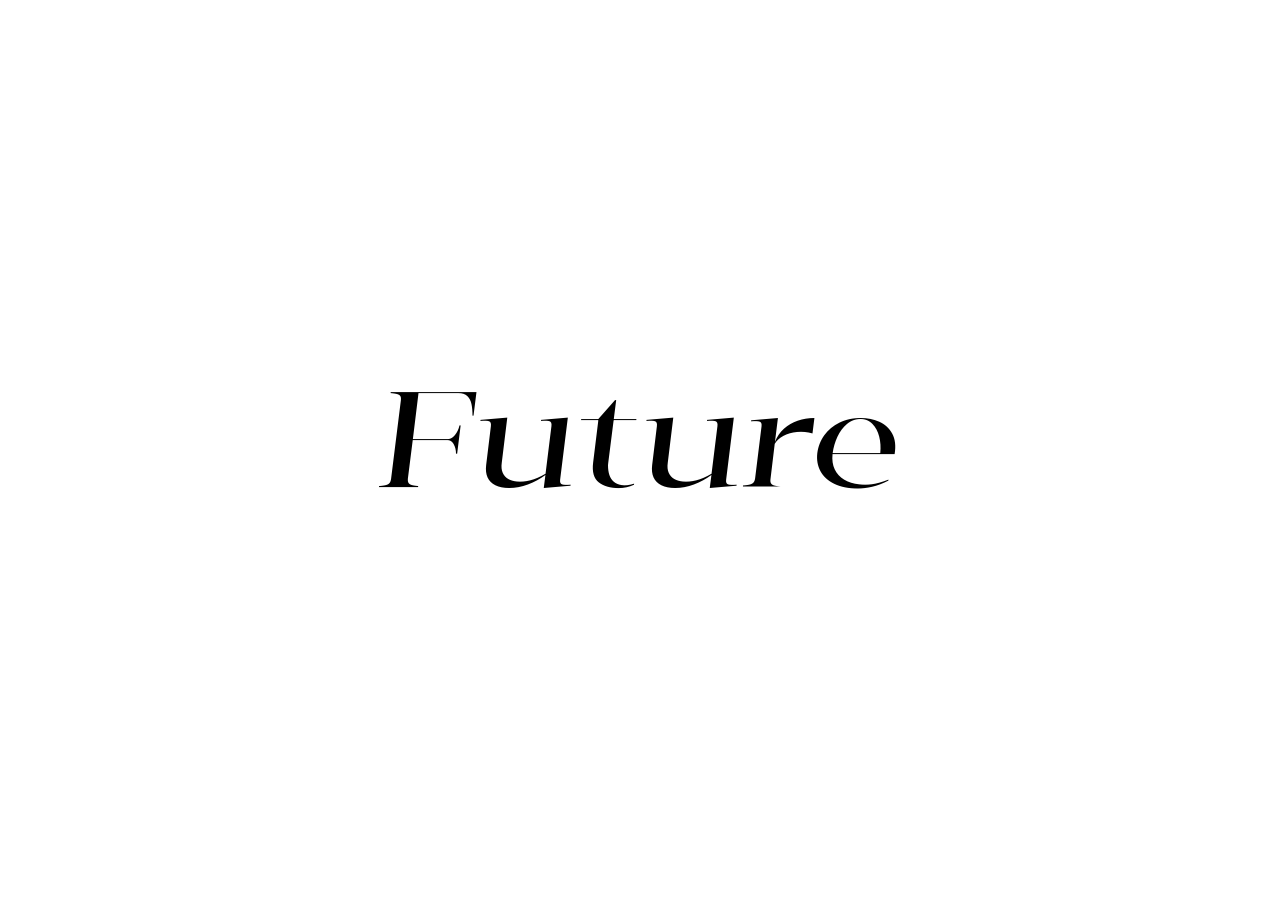
<file: index.html>
<!DOCTYPE html>
<html>
<head>
    <title>Future</title>
    <style>
        @font-face {
            font-family: 'AlimamaAgile';
            src: url('fonts/alimama-agile.woff2') format('woff2'),
                 url('fonts/alimama-agile.woff') format('woff');
            font-display: swap;
        }
        
        body {
            margin: 0;
            height: 100vh;
            display: grid;
            place-items: center;
            background: white;
            color: black;
            font-family: 'AlimamaAgile', sans-serif;
            font-size: 10vw;
            font-weight: 400;
            font-variation-settings:
                "wght" 480,  /* 字重 */
                "wdth" 120,  /* 字宽 */
                "slnt" 7,    /* 倾斜 */
                "SRIF" 1;    /* 衬线 */
            transition: all 0.3s;
        }
        
        @media (prefers-color-scheme: dark) {
            body {
                background: black;
                color: white;
            }
        }
    </style>
</head>
<body>
    Future
</body>
</html>
</file>
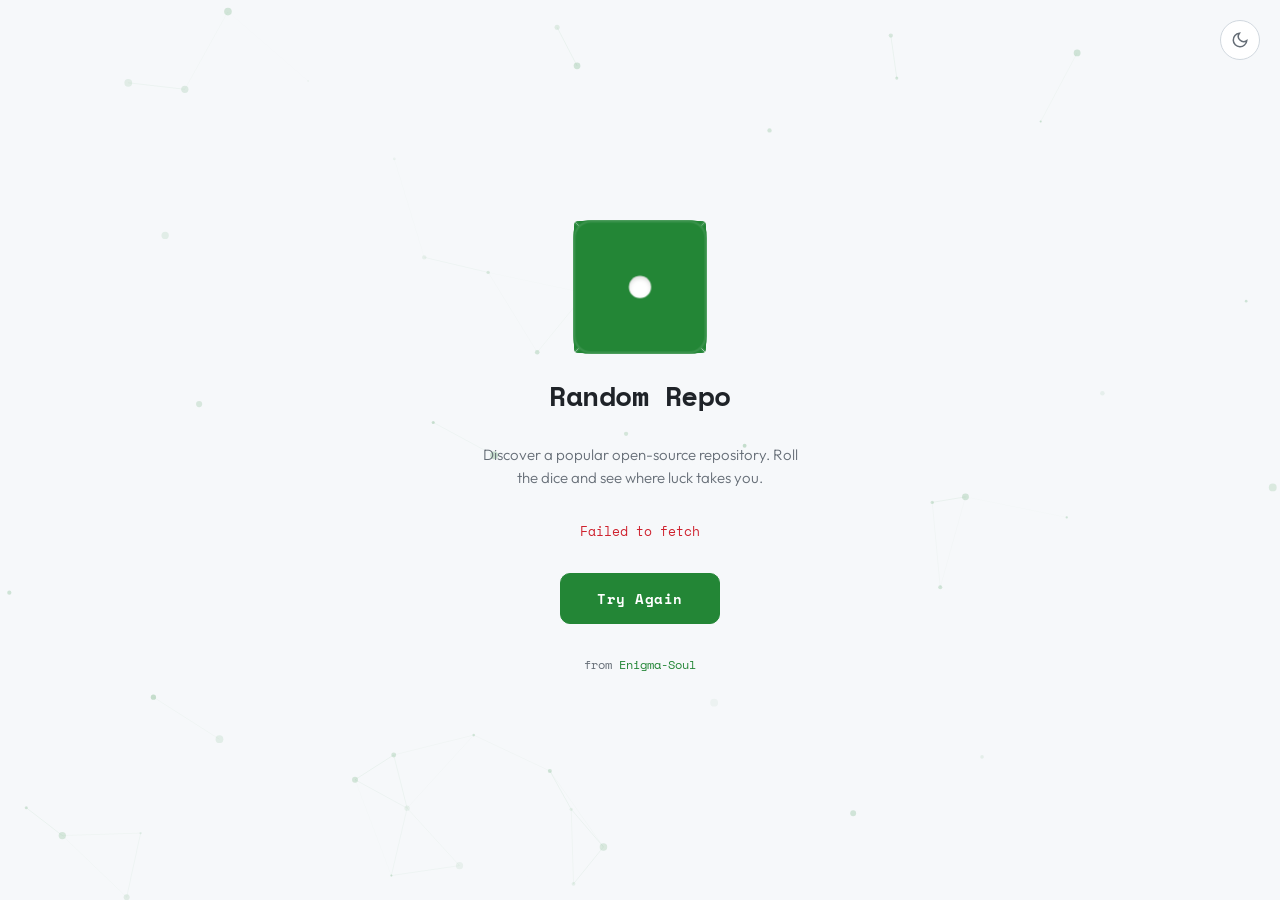
<file: random-repo/index.html>
<!DOCTYPE html>
<html lang="en" data-theme="dark">
<head>
    <meta charset="UTF-8">
    <meta name="viewport" content="width=device-width, initial-scale=1.0">
    <title>Random GitHub Repo</title>
    <link rel="preconnect" href="https://fonts.googleapis.com">
    <link href="https://fonts.googleapis.com/css2?family=Space+Mono:wght@400;700&family=Outfit:wght@300;500;700&display=swap" rel="stylesheet">
    <link rel="stylesheet" href="style.css">
</head>
<body>
    <canvas id="particles"></canvas>

    <button class="theme-toggle" id="themeToggle" aria-label="Toggle theme">
        <svg class="icon-sun" viewBox="0 0 24 24" fill="none" stroke="currentColor" stroke-width="2" stroke-linecap="round">
            <circle cx="12" cy="12" r="5"/>
            <line x1="12" y1="1" x2="12" y2="3"/>
            <line x1="12" y1="21" x2="12" y2="23"/>
            <line x1="4.22" y1="4.22" x2="5.64" y2="5.64"/>
            <line x1="18.36" y1="18.36" x2="19.78" y2="19.78"/>
            <line x1="1" y1="12" x2="3" y2="12"/>
            <line x1="21" y1="12" x2="23" y2="12"/>
            <line x1="4.22" y1="19.78" x2="5.64" y2="18.36"/>
            <line x1="18.36" y1="5.64" x2="19.78" y2="4.22"/>
        </svg>
        <svg class="icon-moon" viewBox="0 0 24 24" fill="none" stroke="currentColor" stroke-width="2" stroke-linecap="round">
            <path d="M21 12.79A9 9 0 1 1 11.21 3 7 7 0 0 0 21 12.79z"/>
        </svg>
    </button>

    <div class="container">
        <div class="dice-wrap">
            <div class="dice" id="dice">
                <!-- Face 5: front -->
                <div class="dice-face f-front face-5">
                    <span class="dot"></span><span class="dot"></span>
                    <span class="dot"></span>
                    <span class="dot"></span><span class="dot"></span>
                </div>
                <!-- Face 6: back -->
                <div class="dice-face f-back face-6">
                    <span class="dot"></span><span class="dot"></span>
                    <span class="dot"></span><span class="dot"></span>
                    <span class="dot"></span><span class="dot"></span>
                </div>
                <!-- Face 1: right -->
                <div class="dice-face f-right face-1">
                    <span class="dot"></span>
                </div>
                <!-- Face 2: left -->
                <div class="dice-face f-left face-2">
                    <span class="dot"></span><span class="dot"></span>
                </div>
                <!-- Face 3: top -->
                <div class="dice-face f-top face-3">
                    <span class="dot"></span><span class="dot"></span><span class="dot"></span>
                </div>
                <!-- Face 4: bottom -->
                <div class="dice-face f-bottom face-4">
                    <span class="dot"></span><span class="dot"></span>
                    <span class="dot"></span><span class="dot"></span>
                </div>
            </div>
        </div>

        <h1 class="title">Random Repo</h1>
        <p class="subtitle">Discover a popular open-source repository. Roll the dice and see where luck takes you.</p>

        <div class="status" id="status">
            <span class="spinner"></span>
            <span class="status-text">Discovering...</span>
        </div>

        <button class="btn" id="redirectBtn">Roll the Dice</button>

        <div class="hint">from <a href="https://github.com/Enigma-Soul">Enigma-Soul</a></div>
    </div>

    <script src="script.js"></script>
</body>
</html>
</file>
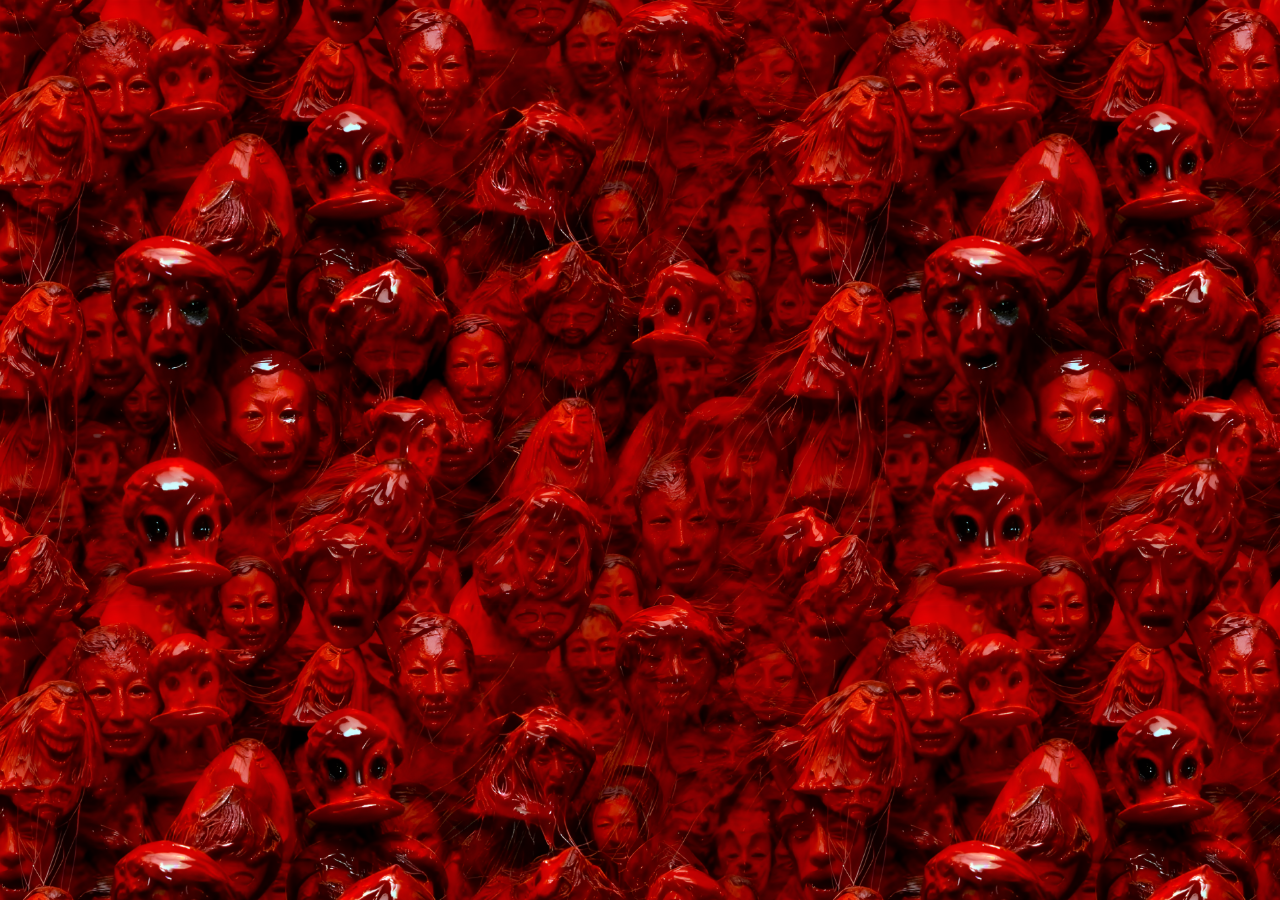
<file: play/otto_screem/index.html>
<!DOCTYPE html>
<html lang="zh-cn">
<head>
<meta charset="UTF-8">
<meta name="viewport" content="width=device-width, initial-scale=1.0, maximum-scale=1.0, user-scalable=no, viewport-fit=cover">
<link rel="icon" type="image/svg+xml" href="data:image/svg+xml,%3Csvg xmlns='http://www.w3.org/2000/svg' viewBox='0 0 100 100'%3E%3Ctext x='50' y='54' text-anchor='middle' dominant-baseline='central' font-size='80'%3E%E2%99%BF%3C/text%3E%3C/svg%3E">
<title>棍之地狱</title>
<style>
  * { margin: 0; padding: 0; box-sizing: border-box; }
  html, body {
    width: 100%;
    height: 100%;
    overflow: hidden;
    background: #0e0e0e;
    overscroll-behavior: none;
  }
  /* 承载四方连续背景的视口,background-size / position 由 JS 控制 */
  #scene {
    position: fixed;
    inset: 0;
    background-image: url('otto.png');
    background-repeat: repeat;
    touch-action: none;   /* 完全由 JS 接管手势,禁用系统滚动/缩放 */
    cursor: grab;
  }
  #scene.dragging { cursor: grabbing; }

  /* 左下角控制条 */
  .hud {
    position: fixed;
    left: 14px;
    bottom: 14px;
    z-index: 10;
    display: flex;
    gap: 8px;
    align-items: center;
    padding: 8px;
    border-radius: 12px;
    background: rgba(20, 20, 20, 0.6);
    border: 1px solid rgba(255, 255, 255, 0.12);
    backdrop-filter: blur(8px);
    -webkit-backdrop-filter: blur(8px);
    font-family: system-ui, -apple-system, "Segoe UI", sans-serif;
    color: #eee;
    user-select: none;
    -webkit-user-select: none;
  }
  .hud button {
    min-width: 38px;
    height: 38px;
    padding: 0 10px;
    border: 1px solid rgba(255, 255, 255, 0.18);
    border-radius: 10px;
    background: rgba(255, 255, 255, 0.08);
    color: #eee;
    font-size: 18px;
    cursor: pointer;
    transition: background .15s;
  }
  .hud button:active { background: rgba(255, 255, 255, 0.2); }
  .hud .zoom-label {
    min-width: 56px;
    text-align: center;
    font-size: 13px;
    font-variant-numeric: tabular-nums;
    opacity: .85;
  }
</style>
</head>
<body>
<div id="scene"></div>

<!-- 左下角缩放控制组件(暂时隐藏)
<div class="hud">
  <button id="zoomOut" aria-label="缩小">−</button>
  <span class="zoom-label" id="zoomLabel">300%</span>
  <button id="zoomIn" aria-label="放大">+</button>
  <button id="reset" aria-label="重置">🔄</button>
</div>
-->

<script>
(() => {
  const scene = document.getElementById('scene');
  const zoomLabel = document.getElementById('zoomLabel');

  const MIN_SCALE = 2;     // 最小 200%
  const MAX_SCALE = 6;     // 最大 600%
  const DEFAULT_SCALE = 3; // 默认 300%

  // 视图状态:scale 为缩放倍数,offX/offY 为背景偏移(px)
  const view = {
    scale: DEFAULT_SCALE,
    offX: 0,
    offY: 0,
    baseUnit: 0, // scale=1 时单个图案的宽度
    ratio: 1,    // 图案高/宽
  };

  // 预加载图片以获取原始宽高,据此设置初始平铺尺寸
  const probe = new Image();
  probe.onload = () => {
    view.ratio = probe.naturalWidth ? probe.naturalHeight / probe.naturalWidth : 1;
    setBaseUnit();
    render();
  };
  probe.onerror = () => { if (zoomLabel) zoomLabel.textContent = '图片缺失'; };
  probe.src = 'otto.png';

  const mod = (n, m) => ((n % m) + m) % m;
  const clamp = (v, lo, hi) => Math.min(hi, Math.max(lo, v));
  const dist = (a, b) => Math.hypot(a.clientX - b.clientX, a.clientY - b.clientY);
  const mid = (a, b) => ({ x: (a.clientX + b.clientX) / 2, y: (a.clientY + b.clientY) / 2 });

  // 基础单元取视口短边的 30%,使初始图案大小与屏幕适配
  const setBaseUnit = () => { view.baseUnit = Math.min(innerWidth, innerHeight) * 0.3; };

  // 把状态写入 DOM,并对 offset 取模以避免数值无限增长(平铺下取模不改变视觉效果)
  function render() {
    const tileW = view.baseUnit * view.scale;
    const tileH = tileW * view.ratio;
    view.offX = mod(view.offX, tileW);
    view.offY = mod(view.offY, tileH);
    scene.style.backgroundSize = `${tileW}px ${tileH}px`;
    scene.style.backgroundPosition = `${view.offX}px ${view.offY}px`;
    if (zoomLabel) zoomLabel.textContent = Math.round(view.scale * 100) + '%';
  }

  // 以屏幕坐标 (cx,cy) 为锚点缩放,保持该处图案纹理不动
  function zoomAt(cx, cy, factor) {
    const next = clamp(view.scale * factor, MIN_SCALE, MAX_SCALE);
    const real = next / view.scale;
    if (real === 1) return;
    view.offX = cx - real * (cx - view.offX);
    view.offY = cy - real * (cy - view.offY);
    view.scale = next;
    render();
  }

  function reset() {
    view.scale = DEFAULT_SCALE;
    view.offX = 0;
    view.offY = 0;
    render();
  }

  // ===== 鼠标:拖动平移 + 滚轮缩放 =====
  let mouseDown = false, lastX = 0, lastY = 0;
  scene.addEventListener('mousedown', e => {
    mouseDown = true; lastX = e.clientX; lastY = e.clientY;
    scene.classList.add('dragging');
  });
  window.addEventListener('mousemove', e => {
    if (!mouseDown) return;
    view.offX += e.clientX - lastX;
    view.offY += e.clientY - lastY;
    lastX = e.clientX; lastY = e.clientY;
    render();
  });
  window.addEventListener('mouseup', () => {
    mouseDown = false;
    scene.classList.remove('dragging');
  });
  scene.addEventListener('wheel', e => {
    e.preventDefault();
    zoomAt(e.clientX, e.clientY, Math.exp(-e.deltaY * 0.0015)); // 指数缩放更平滑
  }, { passive: false });
  scene.addEventListener('dblclick', reset);

  // ===== 触摸:单指拖动 + 双指捏合缩放/拖动 =====
  let tState = null;
  scene.addEventListener('touchstart', e => {
    if (e.touches.length === 1) {
      tState = { mode: 'pan', x: e.touches[0].clientX, y: e.touches[0].clientY };
    } else if (e.touches.length === 2) {
      const [a, b] = e.touches;
      tState = { mode: 'pinch', lastDist: dist(a, b), lastMid: mid(a, b) };
    }
  }, { passive: true });

  scene.addEventListener('touchmove', e => {
    e.preventDefault();
    if (!tState) return;
    if (tState.mode === 'pan' && e.touches.length === 1) {
      const t = e.touches[0];
      view.offX += t.clientX - tState.x;
      view.offY += t.clientY - tState.y;
      tState.x = t.clientX; tState.y = t.clientY;
      render();
    } else if (tState.mode === 'pinch' && e.touches.length === 2) {
      const [a, b] = e.touches;
      const d = dist(a, b);
      const m = mid(a, b);
      if (tState.lastDist) {
        zoomAt(tState.lastMid.x, tState.lastMid.y, d / tState.lastDist);
        view.offX += m.x - tState.lastMid.x; // 双指平移:跟随中点
        view.offY += m.y - tState.lastMid.y;
        render();
      }
      tState.lastDist = d;
      tState.lastMid = m;
    }
  }, { passive: false });

  scene.addEventListener('touchend', e => {
    if (e.touches.length === 0) tState = null;
    else if (e.touches.length === 1) {
      // 双指变单指,切换为平移并重置参考点,避免跳变
      tState = { mode: 'pan', x: e.touches[0].clientX, y: e.touches[0].clientY };
    }
  });

  // ===== 控制按钮(组件隐藏时元素为 null,判空避免报错)=====
  const on = (id, fn) => {
    const el = document.getElementById(id);
    if (el) el.onclick = fn;
  };
  on('zoomIn', () => zoomAt(innerWidth / 2, innerHeight / 2, 1.2));
  on('zoomOut', () => zoomAt(innerWidth / 2, innerHeight / 2, 1 / 1.2));
  on('reset', reset);

  // 窗口尺寸变化时重算基础单元,保持图案初始占比
  window.addEventListener('resize', () => {
    setBaseUnit();
    render();
  });
})();
</script>
</body>
</html>
</file>
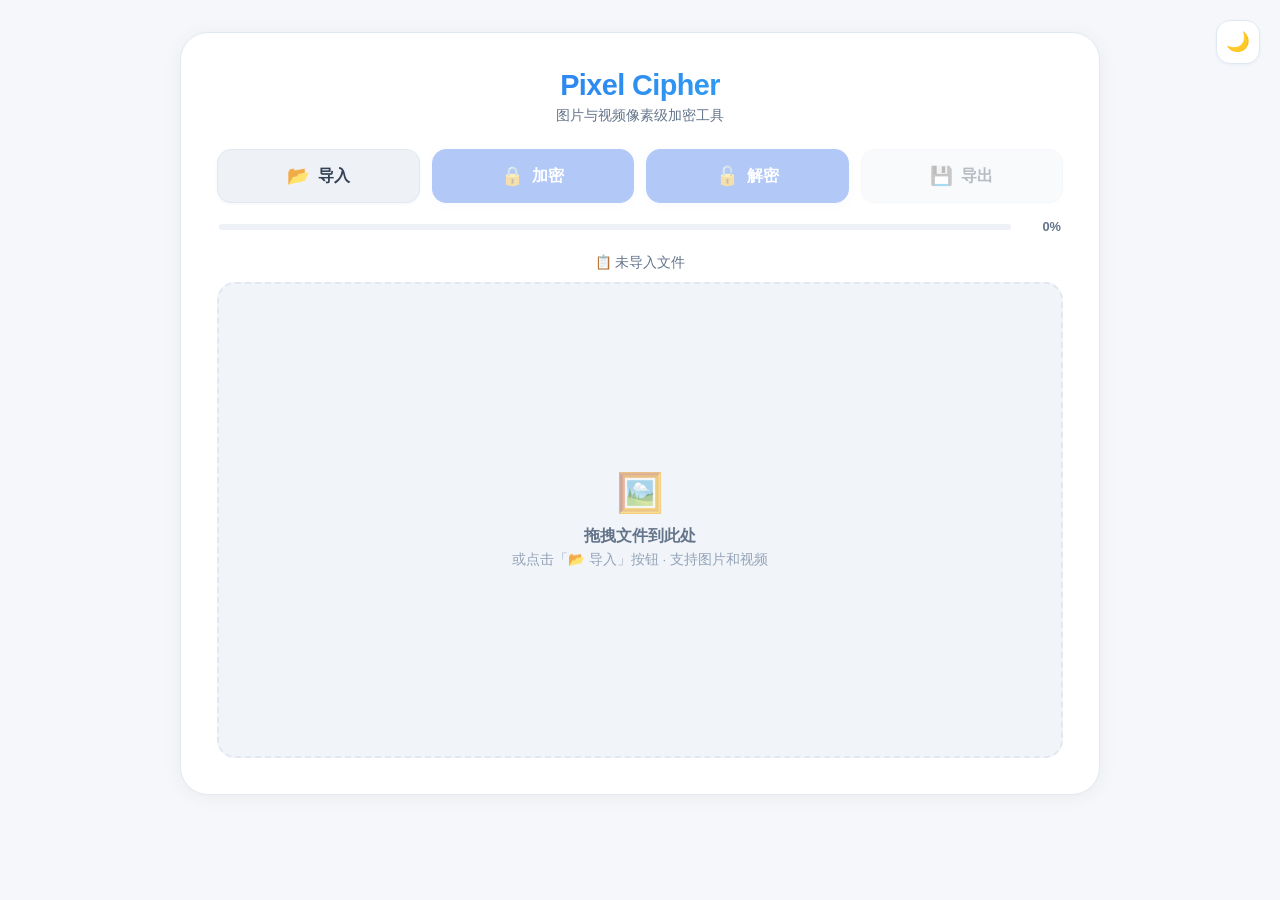
<file: tools/cipher/index.html>
<!DOCTYPE html>
<html lang="zh-cn" data-theme="dark">
<head>
  <meta charset="UTF-8">
  <meta name="viewport" content="width=device-width, initial-scale=1.0, maximum-scale=2.0">
  <title>Pixel Cipher</title>
  <link rel="icon" type="image/svg+xml" href="data:image/svg+xml,%3Csvg xmlns='http://www.w3.org/2000/svg' viewBox='0 0 100 100'%3E%3Crect rx='18' width='100' height='100' fill='%232563eb'/%3E%3Ctext x='50' y='68' text-anchor='middle' font-size='56' font-family='system-ui' font-weight='bold' fill='white'%3EES%3C/text%3E%3C/svg%3E">
  <link rel="stylesheet" href="style.css">
</head>
<body>

<!-- 主题切换 -->
<button class="theme-toggle" id="themeToggle" aria-label="切换主题">
  <span class="toggle-icon sun">☀️</span>
  <span class="toggle-icon moon">🌙</span>
</button>

<div class="tool-card">
  <!-- 标题 -->
  <div class="card-header">
    <h1 class="card-title">Pixel Cipher</h1>
    <p class="card-desc">图片与视频像素级加密工具</p>
  </div>

  <!-- 工具栏 -->
  <div class="toolbar">
    <button class="btn btn-outline" id="importBtn">
      <span class="btn-emoji">📂</span>
      <span class="btn-label">导入</span>
    </button>
    <button class="btn btn-accent" id="encryptBtn" disabled>
      <span class="btn-emoji">🔒</span>
      <span class="btn-label">加密</span>
    </button>
    <button class="btn btn-accent" id="decryptBtn" disabled>
      <span class="btn-emoji">🔓</span>
      <span class="btn-label">解密</span>
    </button>
    <button class="btn btn-outline" id="exportBtn" disabled>
      <span class="btn-emoji">💾</span>
      <span class="btn-label">导出</span>
    </button>
  </div>

  <!-- 进度条 -->
  <div class="progress-section" id="progressSection">
    <progress id="progressBar" value="0" max="100"></progress>
    <span id="progressText">0%</span>
  </div>

  <!-- 文件信息 -->
  <div class="file-info" id="fileInfo">📋 未导入文件</div>

  <!-- 预览区域 -->
  <div class="preview-area" id="previewArea">
    <div class="preview-empty" id="previewEmpty">
      <div class="empty-icon">🖼️</div>
      <p class="empty-title">拖拽文件到此处</p>
      <p class="empty-sub">或点击「📂 导入」按钮 · 支持图片和视频</p>
    </div>
    <img id="previewImg" class="preview-media" alt="预览">
    <canvas id="previewCanvas" class="preview-media"></canvas>
    <!-- 视频播放进度 -->
    <div class="video-progress-bar" id="videoProgressBar" style="display:none;">
      <div class="video-progress-fill" id="videoProgressFill"></div>
    </div>
    <!-- 加载指示 -->
    <div class="loading-overlay" id="loadingOverlay">
      <div class="spinner"></div>
      <span class="loading-text">处理中…</span>
    </div>
  </div>

  <!-- 导航行 -->
  <div class="nav-row" id="navRow" style="display:none;">
    <button class="btn btn-ghost btn-small" id="prevBtn">⬅ 上一张</button>
    <span class="nav-counter" id="navCounter">1 / 1</span>
    <button class="btn btn-ghost btn-small" id="nextBtn">下一张 ➡</button>
    <button class="btn btn-danger btn-small" id="restoreBtn">🔄 还原</button>
  </div>
</div>

<!-- 加密参数弹窗 -->
<div id="encryptModal" class="modal-overlay">
  <div class="param-window">
    <h3>🔒 加密参数</h3>
    <div class="param-row">
      <label>加密方式</label>
      <div class="radio-group">
        <label><input type="radio" name="encMode" value="gilbert" checked> 🌀 吉尔伯特曲线</label>
        <label><input type="radio" name="encMode" value="block"> 🧱 块打乱</label>
      </div>
    </div>
    <div class="param-row">
      <label>🔑 密钥（可选）</label>
      <input type="text" id="encKeyInput" placeholder="留空表示无密钥">
    </div>
    <div class="param-row block-params" id="encBlockParams" style="display:none;">
      <label>块宽度（像素）</label>
      <input type="number" id="encBlockW" value="16" min="1" max="512">
    </div>
    <div class="param-row block-params" id="encBlockParamsH" style="display:none;">
      <label>块高度（像素）</label>
      <input type="number" id="encBlockH" value="16" min="1" max="512">
    </div>
    <div class="modal-buttons">
      <button class="btn btn-accent flex-1" id="encConfirmBtn">✅ 确定</button>
      <button class="btn btn-ghost flex-1 modal-cancel" data-close="encryptModal">❌ 取消</button>
    </div>
  </div>
</div>

<!-- 解密参数弹窗 -->
<div id="decryptModal" class="modal-overlay">
  <div class="param-window">
    <h3>🔓 解密参数</h3>
    <div class="param-row">
      <label>解密方式</label>
      <div class="radio-group">
        <label><input type="radio" name="decMode" value="gilbert" checked> 🌀 吉尔伯特曲线</label>
        <label><input type="radio" name="decMode" value="block"> 🧱 块打乱</label>
      </div>
    </div>
    <div class="param-row">
      <label>🔑 密钥（可选）</label>
      <input type="text" id="decKeyInput" placeholder="留空表示无密钥">
    </div>
    <div class="param-row block-params" id="decBlockParams" style="display:none;">
      <label>块宽度（像素）</label>
      <input type="number" id="decBlockW" value="16" min="1" max="512">
    </div>
    <div class="param-row block-params" id="decBlockParamsH" style="display:none;">
      <label>块高度（像素）</label>
      <input type="number" id="decBlockH" value="16" min="1" max="512">
    </div>
    <div class="modal-buttons">
      <button class="btn btn-accent flex-1" id="decConfirmBtn">✅ 确定</button>
      <button class="btn btn-ghost flex-1 modal-cancel" data-close="decryptModal">❌ 取消</button>
    </div>
  </div>
</div>

<!-- 导出弹窗 -->
<div id="exportModal" class="modal-overlay">
  <div class="param-window">
    <h3>💾 导出设置</h3>
    <div class="param-row">
      <label>导出格式</label>
      <div class="export-format-row" id="exportFormatRow">
        <select id="exportFormat">
          <option value="jpg">📷 JPG（95% 质量）</option>
          <option value="png" selected>🖼️ PNG（无损）</option>
          <option value="webp">🌐 WebP（无损）</option>
        </select>
      </div>
    </div>
    <div class="param-row" id="exportVideoNote" style="display:none;">
      <p class="hint-text">🎬 视频将导出为 WebM 格式</p>
    </div>
    <div class="modal-buttons">
      <button class="btn btn-accent flex-1" id="exportConfirmBtn">✅ 确定</button>
      <button class="btn btn-ghost flex-1 modal-cancel" data-close="exportModal">❌ 取消</button>
    </div>
  </div>
</div>

<!-- 图片放大预览 -->
<div id="lightbox" class="lightbox-overlay">
  <img id="lightboxImg" class="lightbox-img" alt="">
</div>

<!-- 隐藏元素 -->
<input type="file" id="fileInput" multiple accept="image/*,video/*" style="display:none;">
<video id="hiddenVideo" preload="auto" playsinline style="display:none;"></video>

<script type="module" src="app.js"></script>
</body>
</html>
</file>
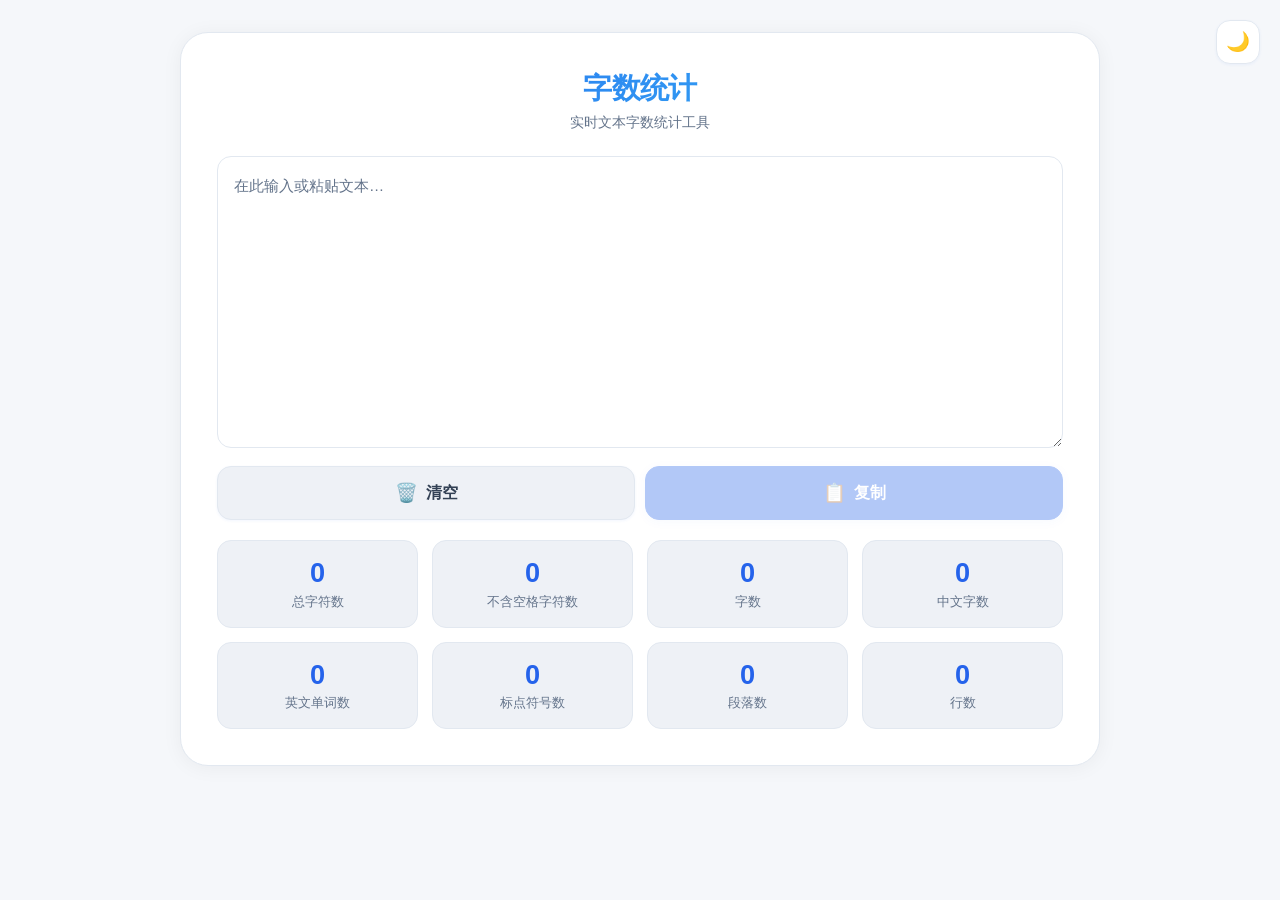
<file: tools/counter/index.html>
<!DOCTYPE html>
<html lang="zh-cn" data-theme="dark">
<head>
  <meta charset="UTF-8">
  <meta name="viewport" content="width=device-width, initial-scale=1.0, maximum-scale=2.0">
  <title>字数统计</title>
  <link rel="icon" type="image/svg+xml" href="data:image/svg+xml,%3Csvg xmlns='http://www.w3.org/2000/svg' viewBox='0 0 100 100'%3E%3Crect rx='18' width='100' height='100' fill='%232563eb'/%3E%3Ctext x='50' y='72' text-anchor='middle' font-size='52' font-family='system-ui' font-weight='bold' fill='white'%3E%E5%AD%97%3C/text%3E%3C/svg%3E">
  <link rel="stylesheet" href="style.css">
</head>
<body>

<!-- 主题切换 -->
<button class="theme-toggle" id="themeToggle" aria-label="切换主题">
  <span class="toggle-icon sun">☀️</span>
  <span class="toggle-icon moon">🌙</span>
</button>

<div class="tool-card">
  <!-- 标题 -->
  <div class="card-header">
    <h1 class="card-title">字数统计</h1>
    <p class="card-desc">实时文本字数统计工具</p>
  </div>

  <!-- 文本输入 -->
  <div class="textarea-wrap">
    <textarea id="textInput" class="text-input"
              placeholder="在此输入或粘贴文本…"
              rows="10"
              spellcheck="false"></textarea>
  </div>

  <!-- 操作按钮 -->
  <div class="action-bar">
    <button class="btn btn-outline" id="clearBtn">
      <span class="btn-emoji">🗑️</span>
      <span class="btn-label">清空</span>
    </button>
    <button class="btn btn-accent" id="copyBtn" disabled>
      <span class="btn-emoji">📋</span>
      <span class="btn-label">复制</span>
    </button>
  </div>

  <!-- 统计网格 -->
  <div class="stats-grid">
    <div class="stat-item">
      <span class="stat-value" id="statTotalChars">0</span>
      <span class="stat-label">总字符数</span>
    </div>
    <div class="stat-item">
      <span class="stat-value" id="statCharsNoSpace">0</span>
      <span class="stat-label">不含空格字符数</span>
    </div>
    <div class="stat-item">
      <span class="stat-value" id="statWordCount">0</span>
      <span class="stat-label">字数</span>
    </div>
    <div class="stat-item">
      <span class="stat-value" id="statChineseChars">0</span>
      <span class="stat-label">中文字数</span>
    </div>
    <div class="stat-item">
      <span class="stat-value" id="statEnglishWords">0</span>
      <span class="stat-label">英文单词数</span>
    </div>
    <div class="stat-item">
      <span class="stat-value" id="statPunctuation">0</span>
      <span class="stat-label">标点符号数</span>
    </div>
    <div class="stat-item">
      <span class="stat-value" id="statParagraphs">0</span>
      <span class="stat-label">段落数</span>
    </div>
    <div class="stat-item">
      <span class="stat-value" id="statLines">0</span>
      <span class="stat-label">行数</span>
    </div>
  </div>
</div>

<script type="module" src="app.js"></script>
</body>
</html>
</file>
<file: random-repo/style.css>
:root {
    --bg: #f6f8fa;
    --bg-card: #ffffff;
    --text: #1f2328;
    --text-muted: #656d76;
    --accent: #238636;
    --accent-glow: rgba(35, 134, 54, 0.25);
    --accent-hover: #1a7f37;
    --border: #d0d7de;
    --dice-bg: #238636;
    --dice-dot: #ffffff;
    --error: #cf222e;
    --toggle-icon: #656d76;
}

[data-theme="dark"] {
    --bg: #0d1117;
    --bg-card: #161b22;
    --text: #e6edf3;
    --text-muted: #8b949e;
    --accent: #3fb950;
    --accent-glow: rgba(63, 185, 80, 0.2);
    --accent-hover: #2ea043;
    --border: #30363d;
    --dice-bg: #238636;
    --dice-dot: #e6edf3;
    --error: #f85149;
    --toggle-icon: #8b949e;
}

* { margin: 0; padding: 0; box-sizing: border-box; }

body {
    font-family: 'Outfit', sans-serif;
    background: var(--bg);
    color: var(--text);
    min-height: 100vh;
    display: flex;
    align-items: center;
    justify-content: center;
    transition: background 0.5s, color 0.5s;
    overflow: hidden;
    position: relative;
}

canvas#particles {
    position: fixed;
    inset: 0;
    width: 100%;
    height: 100%;
    pointer-events: none;
    z-index: 0;
}

.container {
    position: relative;
    z-index: 1;
    display: flex;
    flex-direction: column;
    align-items: center;
    gap: 32px;
    padding: 24px;
    max-width: 480px;
    width: 100%;
}

/* ── Dice ── */
.dice-wrap {
    perspective: 600px;
    width: 120px;
    height: 120px;
}

.dice {
    width: 100%;
    height: 100%;
    position: relative;
    transform-style: preserve-3d;
    transition: transform 0.8s cubic-bezier(0.34, 1.56, 0.64, 1);
}

.dice.rolling {
    animation: diceRoll 0.8s ease-in-out infinite;
}

@keyframes diceRoll {
    0%   { transform: rotateX(0deg)   rotateY(0deg)   rotateZ(0deg); }
    25%  { transform: rotateX(90deg)  rotateY(45deg)  rotateZ(90deg); }
    50%  { transform: rotateX(180deg) rotateY(135deg) rotateZ(180deg); }
    75%  { transform: rotateX(270deg) rotateY(200deg) rotateZ(270deg); }
    100% { transform: rotateX(360deg) rotateY(360deg) rotateZ(360deg); }
}

.dice-face {
    position: absolute;
    width: 120px;
    height: 120px;
    border-radius: 16px;
    background: var(--dice-bg);
    display: grid;
    grid-template-columns: repeat(3, 1fr);
    grid-template-rows: repeat(3, 1fr);
    padding: 16px;
    box-shadow: inset 0 0 0 2px rgba(255,255,255,0.1);
}

.dice-face.f-front  { transform: translateZ(60px); }
.dice-face.f-back   { transform: rotateY(180deg) translateZ(60px); }
.dice-face.f-right  { transform: rotateY(90deg)  translateZ(60px); }
.dice-face.f-left   { transform: rotateY(-90deg) translateZ(60px); }
.dice-face.f-top    { transform: rotateX(90deg)  translateZ(60px); }
.dice-face.f-bottom { transform: rotateX(-90deg) translateZ(60px); }

.dot {
    width: 20px;
    height: 20px;
    border-radius: 50%;
    background: var(--dice-dot);
    box-shadow: inset 0 2px 4px rgba(0,0,0,0.15);
    place-self: center;
}

/* Face 1: center only */
.face-1 .dot:nth-child(1) { grid-area: 2 / 2; }

/* Face 2: top-right, bottom-left */
.face-2 .dot:nth-child(1) { grid-area: 1 / 3; }
.face-2 .dot:nth-child(2) { grid-area: 3 / 1; }

/* Face 3: diagonal top-left → bottom-right */
.face-3 .dot:nth-child(1) { grid-area: 1 / 1; }
.face-3 .dot:nth-child(2) { grid-area: 2 / 2; }
.face-3 .dot:nth-child(3) { grid-area: 3 / 3; }

/* Face 4: four corners */
.face-4 .dot:nth-child(1) { grid-area: 1 / 1; }
.face-4 .dot:nth-child(2) { grid-area: 1 / 3; }
.face-4 .dot:nth-child(3) { grid-area: 3 / 1; }
.face-4 .dot:nth-child(4) { grid-area: 3 / 3; }

/* Face 5: four corners + center */
.face-5 .dot:nth-child(1) { grid-area: 1 / 1; }
.face-5 .dot:nth-child(2) { grid-area: 1 / 3; }
.face-5 .dot:nth-child(3) { grid-area: 2 / 2; }
.face-5 .dot:nth-child(4) { grid-area: 3 / 1; }
.face-5 .dot:nth-child(5) { grid-area: 3 / 3; }

/* Face 6: two columns of three */
.face-6 .dot:nth-child(1) { grid-area: 1 / 1; }
.face-6 .dot:nth-child(2) { grid-area: 1 / 3; }
.face-6 .dot:nth-child(3) { grid-area: 2 / 1; }
.face-6 .dot:nth-child(4) { grid-area: 2 / 3; }
.face-6 .dot:nth-child(5) { grid-area: 3 / 1; }
.face-6 .dot:nth-child(6) { grid-area: 3 / 3; }

/* ── Typography ── */
.title {
    font-family: 'Space Mono', monospace;
    font-size: 28px;
    font-weight: 700;
    letter-spacing: -0.5px;
    text-align: center;
    line-height: 1.2;
}

.subtitle {
    font-size: 15px;
    color: var(--text-muted);
    font-weight: 300;
    text-align: center;
    max-width: 320px;
    line-height: 1.5;
}

/* ── Status ── */
.status {
    font-family: 'Space Mono', monospace;
    font-size: 13px;
    color: var(--text-muted);
    min-height: 20px;
    display: flex;
    align-items: center;
    gap: 8px;
    opacity: 0;
    transition: opacity 0.3s;
}

.status.visible { opacity: 1; }

.status .spinner {
    width: 14px;
    height: 14px;
    border: 2px solid var(--border);
    border-top-color: var(--accent);
    border-radius: 50%;
    animation: spin 0.7s linear infinite;
}

@keyframes spin { to { transform: rotate(360deg); } }

.status.error { color: var(--error); }

/* ── Button ── */
.btn {
    font-family: 'Space Mono', monospace;
    font-size: 14px;
    font-weight: 700;
    letter-spacing: 0.5px;
    padding: 14px 36px;
    border: 1px solid var(--accent);
    background: var(--accent);
    color: #fff;
    border-radius: 10px;
    cursor: pointer;
    transition: all 0.25s cubic-bezier(0.34, 1.56, 0.64, 1);
    position: relative;
    overflow: hidden;
}

.btn::before {
    content: '';
    position: absolute;
    inset: 0;
    background: linear-gradient(135deg, rgba(255,255,255,0.15) 0%, transparent 50%);
    opacity: 0;
    transition: opacity 0.3s;
}

.btn:hover {
    transform: translateY(-2px);
    box-shadow: 0 8px 30px var(--accent-glow);
    border-color: var(--accent-hover);
}

.btn:hover::before { opacity: 1; }

.btn:active {
    transform: translateY(0);
    box-shadow: 0 2px 10px var(--accent-glow);
}

.btn.loading-btn {
    opacity: 0.7;
    pointer-events: none;
}

/* ── Theme Toggle ── */
.theme-toggle {
    position: fixed;
    top: 20px;
    right: 20px;
    z-index: 10;
    width: 40px;
    height: 40px;
    border-radius: 50%;
    border: 1px solid var(--border);
    background: var(--bg-card);
    color: var(--toggle-icon);
    cursor: pointer;
    display: flex;
    align-items: center;
    justify-content: center;
    transition: all 0.3s;
}

.theme-toggle:hover {
    border-color: var(--accent);
    color: var(--accent);
    box-shadow: 0 0 12px var(--accent-glow);
}

.theme-toggle svg { width: 18px; height: 18px; }

.theme-toggle .icon-sun,
.theme-toggle .icon-moon { display: none; }

[data-theme="dark"] .theme-toggle .icon-sun  { display: block; }
[data-theme="light"] .theme-toggle .icon-moon { display: block; }

/* ── Footer hint ── */
.hint {
    font-size: 12px;
    color: var(--text-muted);
    opacity: 0.5;
    font-family: 'Space Mono', monospace;
}

.hint a {
    color: var(--accent);
    text-decoration: none;
}

.hint a:hover { text-decoration: underline; }

/* ── Entrance animation ── */
.container > * {
    opacity: 0;
    transform: translateY(16px);
    animation: fadeUp 0.6s cubic-bezier(0.22, 1, 0.36, 1) forwards;
}

.container > *:nth-child(1) { animation-delay: 0.1s; }
.container > *:nth-child(2) { animation-delay: 0.2s; }
.container > *:nth-child(3) { animation-delay: 0.3s; }
.container > *:nth-child(4) { animation-delay: 0.35s; }
.container > *:nth-child(5) { animation-delay: 0.4s; }
.container > *:nth-child(6) { animation-delay: 0.45s; }

@keyframes fadeUp {
    to { opacity: 1; transform: translateY(0); }
}

@media (prefers-reduced-motion: reduce) {
    .dice.rolling { animation: none; }
    .container > * { animation: none; opacity: 1; transform: none; }
    .status .spinner { animation: none; }
}
</file>
<file: tools/cipher/style.css>
/* ========== 配色系统 ========== */
:root {
  /* 浅色 - 冷白底 + 蓝色强调 */
  --bg: #f5f7fa;
  --bg-card: #ffffff;
  --bg-elevated: #eef1f6;
  --text: #0f172a;
  --text-secondary: #334155;
  --text-muted: #64748b;
  --accent: #2563eb;
  --accent-hover: #1d4ed8;
  --accent-soft: rgba(37, 99, 235, 0.10);
  --accent-text: #ffffff;
  --border: #e2e8f0;
  --border-strong: #cbd5e1;
  --btn-bg: #eef1f6;
  --btn-text: #334155;
  --btn-hover: #e2e8f0;
  --btn-shadow: #d1d8e0;
  --input-bg: #ffffff;
  --input-border: #e2e8f0;
  --modal-overlay: rgba(15, 23, 42, 0.3);
  --preview-bg: #f1f5f9;
  --preview-border: #e2e8f0;
  --empty-text: #94a3b8;
  --danger: #ef4444;
  --danger-hover: #dc2626;
  --tag-bg: #eff6ff;
  --tag-text: #2563eb;
  --shadow-sm: 0 1px 3px rgba(37, 99, 235, 0.06);
  --shadow-md: 0 4px 16px rgba(37, 99, 235, 0.08);
  --shadow-lg: 0 12px 40px rgba(37, 99, 235, 0.10);
  --shadow-card: 0 2px 20px rgba(15, 23, 42, 0.05);
}

[data-theme="dark"] {
  /* 深色 - 深蓝黑底 + 天蓝强调 */
  --bg: #0c0f1a;
  --bg-card: #141827;
  --bg-elevated: #1c2133;
  --text: #e8ecf4;
  --text-secondary: #b4bdd0;
  --text-muted: #6b7a99;
  --accent: #3b82f6;
  --accent-hover: #60a5fa;
  --accent-soft: rgba(59, 130, 246, 0.12);
  --accent-text: #ffffff;
  --border: #232940;
  --border-strong: #343d5c;
  --btn-bg: #1c2133;
  --btn-text: #b4bdd0;
  --btn-hover: #232940;
  --btn-shadow: #080a12;
  --input-bg: #0e1120;
  --input-border: #232940;
  --modal-overlay: rgba(0, 0, 0, 0.6);
  --preview-bg: #0e1120;
  --preview-border: #232940;
  --empty-text: #3e4a66;
  --danger: #f87171;
  --danger-hover: #fca5a5;
  --tag-bg: rgba(59, 130, 246, 0.12);
  --tag-text: #3b82f6;
  --shadow-sm: 0 1px 3px rgba(0, 0, 0, 0.2);
  --shadow-md: 0 4px 16px rgba(0, 0, 0, 0.3);
  --shadow-lg: 0 12px 40px rgba(0, 0, 0, 0.4);
  --shadow-card: 0 2px 30px rgba(0, 0, 0, 0.3);
}

/* ========== 基础重置 ========== */
*, *::before, *::after { box-sizing: border-box; margin: 0; padding: 0; }
html { -webkit-text-size-adjust: 100%; }

body {
  font-family: -apple-system, BlinkMacSystemFont, 'SF Pro Display', 'Segoe UI', Roboto, 'Helvetica Neue', sans-serif;
  background: var(--bg);
  color: var(--text);
  min-height: 100vh;
  display: flex;
  flex-direction: column;
  align-items: center;
  padding: 24px 16px;
  transition: background 0.3s ease, color 0.3s ease;
  -webkit-font-smoothing: antialiased;
}

/* ========== 主题切换 ========== */
.theme-toggle {
  position: fixed;
  top: 20px;
  right: 20px;
  z-index: 100;
  width: 44px;
  height: 44px;
  border-radius: 14px;
  border: 1px solid var(--border);
  background: var(--bg-card);
  cursor: pointer;
  display: flex;
  align-items: center;
  justify-content: center;
  box-shadow: var(--shadow-sm);
  transition: transform 0.2s, box-shadow 0.2s;
  font-size: 1.2rem;
}

.theme-toggle:hover {
  transform: scale(1.06);
  box-shadow: var(--shadow-md);
}

.toggle-icon { display: none; line-height: 1; }
[data-theme="dark"] .toggle-icon.sun { display: block; }
[data-theme="light"] .toggle-icon.moon { display: block; }

/* ========== 工具卡片 ========== */
.tool-card {
  max-width: 920px;
  width: 100%;
  background: var(--bg-card);
  border-radius: 24px;
  padding: 28px;
  border: 1px solid var(--border);
  box-shadow: var(--shadow-card);
  animation: fadeUp 0.4s ease;
}

@keyframes fadeUp {
  from { opacity: 0; transform: translateY(12px); }
  to   { opacity: 1; transform: translateY(0); }
}

/* ========== 卡片头部 ========== */
.card-header {
  text-align: center;
  margin-bottom: 24px;
}

.card-title {
  font-size: 1.6rem;
  font-weight: 800;
  letter-spacing: -0.02em;
  background: linear-gradient(135deg, var(--accent), #38bdf8);
  -webkit-background-clip: text;
  -webkit-text-fill-color: transparent;
  background-clip: text;
}

.card-desc {
  color: var(--text-muted);
  font-size: 0.9rem;
  margin-top: 4px;
}

/* ========== 工具栏 ========== */
.toolbar {
  display: grid;
  grid-template-columns: 1fr 1fr;
  gap: 10px;
  margin-bottom: 16px;
}

/* ========== 按钮系统 ========== */
.btn {
  height: 50px;
  border-radius: 14px;
  font-size: 0.95rem;
  font-weight: 600;
  border: 1px solid transparent;
  cursor: pointer;
  display: inline-flex;
  align-items: center;
  justify-content: center;
  gap: 8px;
  transition: all 0.15s ease;
  user-select: none;
  position: relative;
  overflow: hidden;
}

.btn-emoji { font-size: 1.15rem; line-height: 1; }

.btn:hover:not(:disabled) { transform: translateY(-1px); }
.btn:active:not(:disabled) { transform: translateY(0); }
.btn:disabled { opacity: 0.35; cursor: not-allowed; }

/* 描边按钮 */
.btn-outline {
  background: var(--btn-bg);
  color: var(--btn-text);
  border-color: var(--border);
  box-shadow: var(--shadow-sm);
}
.btn-outline:hover:not(:disabled) {
  background: var(--btn-hover);
  border-color: var(--border-strong);
  box-shadow: var(--shadow-md);
}

/* 强调按钮 */
.btn-accent {
  background: var(--accent);
  color: var(--accent-text);
  border-color: var(--accent);
  box-shadow: 0 2px 12px var(--accent-soft);
}
.btn-accent:hover:not(:disabled) {
  background: var(--accent-hover);
  box-shadow: 0 4px 20px var(--accent-soft);
}

/* 幽灵按钮 */
.btn-ghost {
  background: transparent;
  color: var(--text-secondary);
  border-color: var(--border);
}
.btn-ghost:hover:not(:disabled) {
  background: var(--accent-soft);
  color: var(--accent);
  border-color: var(--accent);
}

/* 危险按钮 */
.btn-danger {
  background: transparent;
  color: var(--danger);
  border-color: var(--danger);
}
.btn-danger:hover:not(:disabled) {
  background: var(--danger);
  color: #fff;
}

.btn-small {
  height: 38px;
  font-size: 0.85rem;
  padding: 0 16px;
  border-radius: 11px;
}

.flex-1 { flex: 1; }

/* ========== 进度条 ========== */
.progress-section {
  display: flex;
  align-items: center;
  gap: 12px;
  margin-bottom: 14px;
  padding: 0 2px;
}

.progress-section progress {
  flex: 1;
  height: 6px;
  border: none;
  border-radius: 3px;
  background: var(--bg-elevated);
  overflow: hidden;
}

.progress-section progress::-webkit-progress-bar {
  background: var(--bg-elevated);
  border-radius: 3px;
}

.progress-section progress::-webkit-progress-value {
  background: linear-gradient(90deg, var(--accent), #38bdf8);
  border-radius: 3px;
  transition: width 0.2s ease;
}

.progress-section progress::-moz-progress-bar {
  background: linear-gradient(90deg, var(--accent), #38bdf8);
  border-radius: 3px;
}

#progressText {
  color: var(--text-muted);
  font-size: 0.8rem;
  font-weight: 700;
  min-width: 38px;
  text-align: right;
  font-variant-numeric: tabular-nums;
}

/* ========== 文件信息 ========== */
.file-info {
  display: flex;
  align-items: center;
  justify-content: center;
  gap: 8px;
  padding: 6px 0 10px;
  color: var(--text-muted);
  font-size: 0.85rem;
}

.file-tag {
  display: inline-block;
  background: var(--tag-bg);
  color: var(--tag-text);
  padding: 2px 10px;
  border-radius: 6px;
  font-size: 0.75rem;
  font-weight: 700;
  letter-spacing: 0.02em;
}

/* ========== 预览区域 ========== */
.preview-area {
  width: 100%;
  aspect-ratio: 16 / 9;
  background: var(--preview-bg);
  border: 2px dashed var(--preview-border);
  border-radius: 18px;
  overflow: hidden;
  display: flex;
  align-items: center;
  justify-content: center;
  position: relative;
  transition: border-color 0.2s, background 0.2s;
}

.preview-area.drag-over {
  border-color: var(--accent);
  background: var(--accent-soft);
}

.preview-empty {
  text-align: center;
  padding: 24px;
}

.empty-icon {
  font-size: 2.4rem;
  margin-bottom: 10px;
  opacity: 0.5;
}

.empty-title {
  color: var(--text-muted);
  font-size: 1rem;
  font-weight: 600;
  margin-bottom: 4px;
}

.empty-sub {
  color: var(--empty-text);
  font-size: 0.85rem;
}

.preview-media {
  max-width: 100%;
  max-height: 100%;
  object-fit: contain;
  display: none;
}

.preview-media.active { display: block; }

#previewCanvas { width: 100%; height: 100%; }

/* ========== 视频进度 ========== */
.video-progress-bar {
  position: absolute;
  bottom: 0;
  left: 0;
  width: 100%;
  height: 4px;
  background: var(--border);
  cursor: pointer;
}

.video-progress-fill {
  height: 100%;
  background: linear-gradient(90deg, var(--accent), #38bdf8);
  border-radius: 2px;
  width: 0%;
  transition: width 0.1s linear;
}

/* ========== 导航行 ========== */
.nav-row {
  display: flex;
  align-items: center;
  justify-content: center;
  gap: 8px;
  margin-top: 14px;
  flex-wrap: wrap;
}

.nav-counter {
  color: var(--text-muted);
  font-size: 0.85rem;
  font-weight: 600;
  min-width: 60px;
  text-align: center;
  font-variant-numeric: tabular-nums;
}

/* ========== 弹窗 ========== */
.modal-overlay {
  position: fixed;
  inset: 0;
  background: var(--modal-overlay);
  display: none;
  align-items: center;
  justify-content: center;
  z-index: 1000;
  backdrop-filter: blur(8px);
}

.modal-overlay.open { display: flex; }

/* ========== 图片放大预览 ========== */
.lightbox-overlay {
  position: fixed;
  inset: 0;
  background: rgba(0, 0, 0, 0.88);
  display: none;
  align-items: center;
  justify-content: center;
  z-index: 2000;
  cursor: zoom-out;
  animation: fadeIn 0.15s ease;
}
.lightbox-overlay.open { display: flex; }

.lightbox-img {
  max-width: 95vw;
  max-height: 95vh;
  object-fit: contain;
  border-radius: 4px;
  box-shadow: 0 0 40px rgba(0, 0, 0, 0.5);
  user-select: none;
  -webkit-user-drag: none;
}

#previewImg.active { cursor: zoom-in; }

@keyframes fadeIn {
  from { opacity: 0; }
  to   { opacity: 1; }
}

.param-window {
  background: var(--bg-card);
  border-radius: 22px;
  padding: 28px;
  width: 92%;
  max-width: 460px;
  max-height: 90vh;
  overflow-y: auto;
  border: 1px solid var(--border);
  box-shadow: var(--shadow-lg);
  animation: modalIn 0.2s ease;
}

@keyframes modalIn {
  from { opacity: 0; transform: scale(0.96) translateY(8px); }
  to   { opacity: 1; transform: scale(1) translateY(0); }
}

.param-window h3 {
  font-size: 1.2rem;
  font-weight: 700;
  margin-bottom: 20px;
  padding-bottom: 14px;
  border-bottom: 1px solid var(--border);
}

.param-row {
  margin-bottom: 16px;
  display: flex;
  flex-direction: column;
  gap: 6px;
}

.param-row > label {
  font-weight: 600;
  font-size: 0.85rem;
  color: var(--text-muted);
}

.param-row input[type="text"],
.param-row input[type="number"] {
  background: var(--input-bg);
  border: 1px solid var(--input-border);
  color: var(--text);
  padding: 10px 14px;
  border-radius: 11px;
  font-size: 0.95rem;
  outline: none;
  transition: border-color 0.15s, box-shadow 0.15s;
}

.param-row input:focus {
  border-color: var(--accent);
  box-shadow: 0 0 0 3px var(--accent-soft);
}

.radio-group {
  display: flex;
  gap: 16px;
  flex-wrap: wrap;
}

.radio-group label {
  display: flex;
  align-items: center;
  gap: 6px;
  font-size: 0.9rem;
  cursor: pointer;
  transition: color 0.15s;
}

.radio-group label:hover { color: var(--accent); }
.radio-group input[type="radio"] { accent-color: var(--accent); width: 16px; height: 16px; }

.modal-buttons {
  display: flex;
  gap: 10px;
  margin-top: 22px;
}

/* ========== 导出格式 ========== */
.export-format-row {
  display: flex;
  align-items: center;
  gap: 12px;
}

.export-format-row select {
  background: var(--input-bg);
  border: 1px solid var(--input-border);
  color: var(--text);
  padding: 10px 16px;
  border-radius: 11px;
  font-size: 0.9rem;
  outline: none;
  width: 100%;
  transition: border-color 0.15s;
}

.export-format-row select:focus { border-color: var(--accent); }

.hint-text {
  color: var(--text-muted);
  font-size: 0.85rem;
  padding: 4px 0;
}

/* ========== 加载指示 ========== */
.loading-overlay {
  position: absolute;
  inset: 0;
  background: rgba(0, 0, 0, 0.45);
  display: none;
  flex-direction: column;
  align-items: center;
  justify-content: center;
  gap: 12px;
  border-radius: 18px;
  z-index: 10;
  backdrop-filter: blur(2px);
}

.loading-overlay.active { display: flex; }

.spinner {
  width: 32px;
  height: 32px;
  border: 3px solid rgba(255, 255, 255, 0.15);
  border-top-color: var(--accent);
  border-radius: 50%;
  animation: spin 0.7s linear infinite;
}

.loading-text { color: #fff; font-size: 0.85rem; font-weight: 500; }

@keyframes spin { to { transform: rotate(360deg); } }

/* ========== 响应式 ========== */
@media (min-width: 750px) {
  body { padding: 32px 24px; }

  .toolbar {
    grid-template-columns: repeat(4, 1fr);
    gap: 12px;
  }

  .tool-card {
    padding: 36px;
    border-radius: 28px;
  }

  .btn { height: 54px; font-size: 1rem; }

  .card-title { font-size: 1.8rem; }
}

@media (max-width: 400px) {
  body { padding: 12px 8px; }

  .tool-card { padding: 18px; border-radius: 20px; }
  .btn { height: 44px; font-size: 0.9rem; }
  .btn-small { height: 34px; font-size: 0.8rem; padding: 0 12px; }
  .param-window { padding: 22px; border-radius: 18px; }
  .preview-area { aspect-ratio: 4 / 3; }
  .card-title { font-size: 1.3rem; }
}
</file>
<file: tools/counter/style.css>
/* ========== 配色系统 ========== */
:root {
  --bg: #f5f7fa;
  --bg-card: #ffffff;
  --bg-elevated: #eef1f6;
  --text: #0f172a;
  --text-secondary: #334155;
  --text-muted: #64748b;
  --accent: #2563eb;
  --accent-hover: #1d4ed8;
  --accent-soft: rgba(37, 99, 235, 0.10);
  --accent-text: #ffffff;
  --border: #e2e8f0;
  --border-strong: #cbd5e1;
  --btn-bg: #eef1f6;
  --btn-text: #334155;
  --btn-hover: #e2e8f0;
  --btn-shadow: #d1d8e0;
  --input-bg: #ffffff;
  --input-border: #e2e8f0;
  --shadow-sm: 0 1px 3px rgba(37, 99, 235, 0.06);
  --shadow-md: 0 4px 16px rgba(37, 99, 235, 0.08);
  --shadow-lg: 0 12px 40px rgba(37, 99, 235, 0.10);
  --shadow-card: 0 2px 20px rgba(15, 23, 42, 0.05);
}

[data-theme="dark"] {
  --bg: #0c0f1a;
  --bg-card: #141827;
  --bg-elevated: #1c2133;
  --text: #e8ecf4;
  --text-secondary: #b4bdd0;
  --text-muted: #6b7a99;
  --accent: #3b82f6;
  --accent-hover: #60a5fa;
  --accent-soft: rgba(59, 130, 246, 0.12);
  --accent-text: #ffffff;
  --border: #232940;
  --border-strong: #343d5c;
  --btn-bg: #1c2133;
  --btn-text: #b4bdd0;
  --btn-hover: #232940;
  --btn-shadow: #080a12;
  --input-bg: #0e1120;
  --input-border: #232940;
  --shadow-sm: 0 1px 3px rgba(0, 0, 0, 0.2);
  --shadow-md: 0 4px 16px rgba(0, 0, 0, 0.3);
  --shadow-lg: 0 12px 40px rgba(0, 0, 0, 0.4);
  --shadow-card: 0 2px 30px rgba(0, 0, 0, 0.3);
}

/* ========== 基础重置 ========== */
*, *::before, *::after { box-sizing: border-box; margin: 0; padding: 0; }
html { -webkit-text-size-adjust: 100%; }

body {
  font-family: -apple-system, BlinkMacSystemFont, 'SF Pro Display', 'Segoe UI', Roboto, 'Helvetica Neue', sans-serif;
  background: var(--bg);
  color: var(--text);
  min-height: 100vh;
  display: flex;
  flex-direction: column;
  align-items: center;
  padding: 24px 16px;
  transition: background 0.3s ease, color 0.3s ease;
  -webkit-font-smoothing: antialiased;
}

/* ========== 主题切换 ========== */
.theme-toggle {
  position: fixed;
  top: 20px;
  right: 20px;
  z-index: 100;
  width: 44px;
  height: 44px;
  border-radius: 14px;
  border: 1px solid var(--border);
  background: var(--bg-card);
  cursor: pointer;
  display: flex;
  align-items: center;
  justify-content: center;
  box-shadow: var(--shadow-sm);
  transition: transform 0.2s, box-shadow 0.2s;
  font-size: 1.2rem;
}

.theme-toggle:hover {
  transform: scale(1.06);
  box-shadow: var(--shadow-md);
}

.toggle-icon { display: none; line-height: 1; }
[data-theme="dark"] .toggle-icon.sun { display: block; }
[data-theme="light"] .toggle-icon.moon { display: block; }

/* ========== 工具卡片 ========== */
.tool-card {
  max-width: 920px;
  width: 100%;
  background: var(--bg-card);
  border-radius: 24px;
  padding: 28px;
  border: 1px solid var(--border);
  box-shadow: var(--shadow-card);
  animation: fadeUp 0.4s ease;
}

@keyframes fadeUp {
  from { opacity: 0; transform: translateY(12px); }
  to   { opacity: 1; transform: translateY(0); }
}

/* ========== 卡片头部 ========== */
.card-header {
  text-align: center;
  margin-bottom: 24px;
}

.card-title {
  font-size: 1.6rem;
  font-weight: 800;
  letter-spacing: -0.02em;
  background: linear-gradient(135deg, var(--accent), #38bdf8);
  -webkit-background-clip: text;
  -webkit-text-fill-color: transparent;
  background-clip: text;
}

.card-desc {
  color: var(--text-muted);
  font-size: 0.9rem;
  margin-top: 4px;
}

/* ========== 按钮系统 ========== */
.btn {
  height: 50px;
  border-radius: 14px;
  font-size: 0.95rem;
  font-weight: 600;
  border: 1px solid transparent;
  cursor: pointer;
  display: inline-flex;
  align-items: center;
  justify-content: center;
  gap: 8px;
  transition: all 0.15s ease;
  user-select: none;
  position: relative;
  overflow: hidden;
}

.btn-emoji { font-size: 1.15rem; line-height: 1; }

.btn:hover:not(:disabled) { transform: translateY(-1px); }
.btn:active:not(:disabled) { transform: translateY(0); }
.btn:disabled { opacity: 0.35; cursor: not-allowed; }

.btn-outline {
  background: var(--btn-bg);
  color: var(--btn-text);
  border-color: var(--border);
  box-shadow: var(--shadow-sm);
}
.btn-outline:hover:not(:disabled) {
  background: var(--btn-hover);
  border-color: var(--border-strong);
  box-shadow: var(--shadow-md);
}

.btn-accent {
  background: var(--accent);
  color: var(--accent-text);
  border-color: var(--accent);
  box-shadow: 0 2px 12px var(--accent-soft);
}
.btn-accent:hover:not(:disabled) {
  background: var(--accent-hover);
  box-shadow: 0 4px 20px var(--accent-soft);
}

.flex-1 { flex: 1; }

/* ========== 文本输入 ========== */
.textarea-wrap {
  margin-bottom: 14px;
}

.text-input {
  width: 100%;
  min-height: 200px;
  padding: 16px;
  background: var(--input-bg);
  border: 1px solid var(--input-border);
  border-radius: 14px;
  color: var(--text);
  font-family: inherit;
  font-size: 0.95rem;
  line-height: 1.7;
  resize: vertical;
  outline: none;
  transition: border-color 0.15s, box-shadow 0.15s;
}
.text-input:focus {
  border-color: var(--accent);
  box-shadow: 0 0 0 3px var(--accent-soft);
}
.text-input::placeholder {
  color: var(--text-muted);
}

/* ========== 操作栏 ========== */
.action-bar {
  display: flex;
  gap: 10px;
  margin-bottom: 20px;
}
.action-bar .btn {
  flex: 1;
}

/* ========== 统计网格 ========== */
.stats-grid {
  display: grid;
  grid-template-columns: repeat(2, 1fr);
  gap: 12px;
}

.stat-item {
  display: flex;
  flex-direction: column;
  align-items: center;
  padding: 16px 8px;
  background: var(--bg-elevated);
  border-radius: 14px;
  border: 1px solid var(--border);
  text-align: center;
  transition: border-color 0.15s;
}
.stat-item:hover {
  border-color: var(--accent);
}

.stat-value {
  font-size: 1.5rem;
  font-weight: 800;
  color: var(--accent);
  font-variant-numeric: tabular-nums;
  line-height: 1.2;
  margin-bottom: 4px;
}

.stat-label {
  font-size: 0.8rem;
  color: var(--text-muted);
  font-weight: 500;
}

/* ========== 响应式 ========== */
@media (min-width: 750px) {
  body { padding: 32px 24px; }
  .tool-card { padding: 36px; border-radius: 28px; }
  .btn { height: 54px; font-size: 1rem; }
  .card-title { font-size: 1.8rem; }
  .stats-grid { grid-template-columns: repeat(4, 1fr); gap: 14px; }
  .text-input { min-height: 260px; }
  .stat-value { font-size: 1.7rem; }
}

@media (max-width: 400px) {
  body { padding: 12px 8px; }
  .tool-card { padding: 18px; border-radius: 20px; }
  .btn { height: 44px; font-size: 0.9rem; }
  .card-title { font-size: 1.3rem; }
  .stats-grid { gap: 8px; }
  .stat-item { padding: 12px 6px; }
  .stat-value { font-size: 1.2rem; }
  .text-input { min-height: 160px; padding: 12px; }
}
</file>
